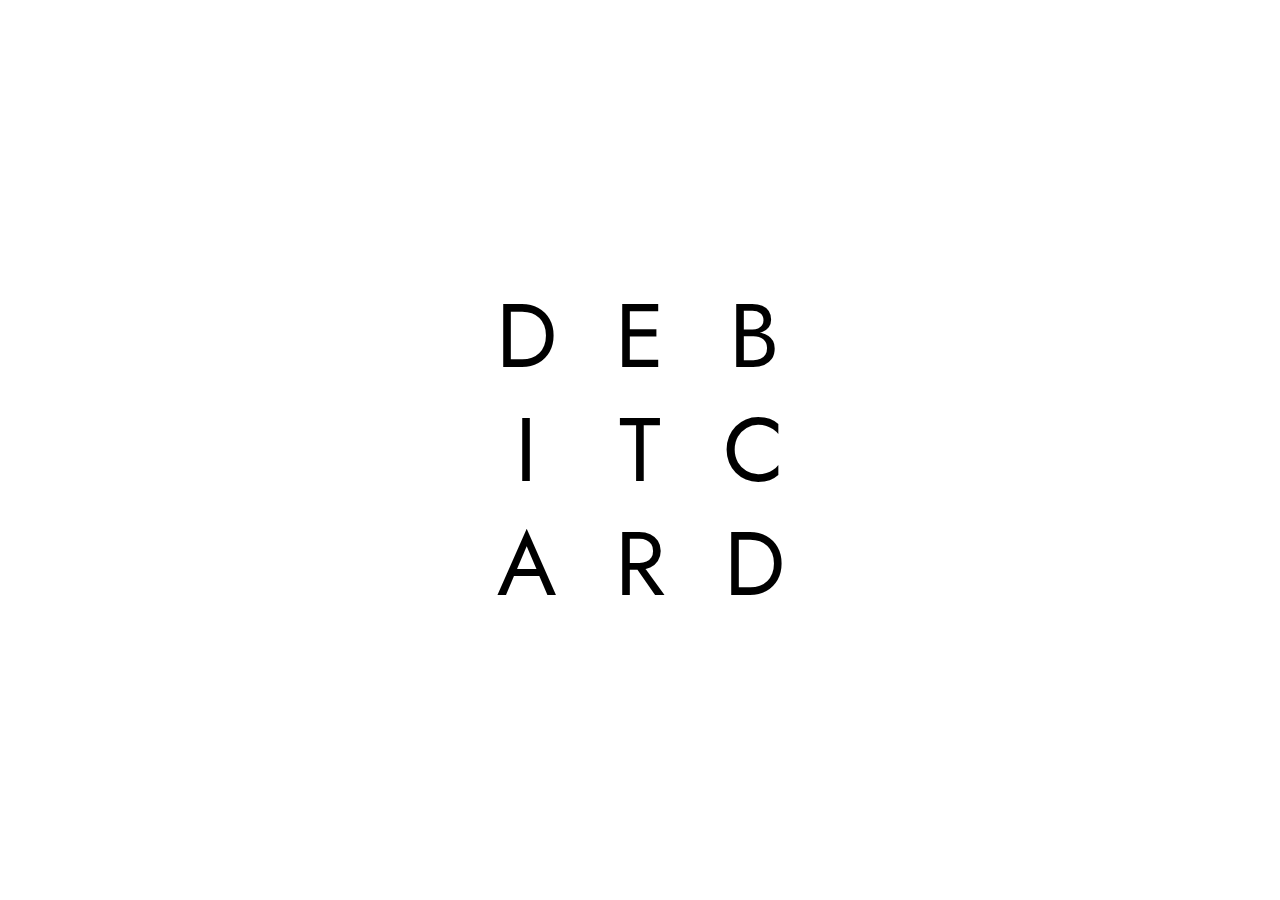
<file: anagram/index.html>
<!DOCTYPE html>
<html lang="en">
<head>
  <meta charset="utf-8">
  <title>Anagram</title>

<link href="https://fonts.googleapis.com/css2?family=Jost:wght@600&display=swap" rel="stylesheet">
  <link rel="stylesheet" type="text/css" href="./main.css">
</head>
<body>
  <span class="letter d-1">d</span>
  <span class="letter e">e</span>
  <span class="letter b">b</span>
  <span class="letter i">i</span>
  <span class="letter t">t</span>
  <span class="letter c">c</span>
  <span class="letter a">a</span>
  <span class="letter r">r</span>
  <span class="letter d-2">d</span>
</body>
</html>
</file>
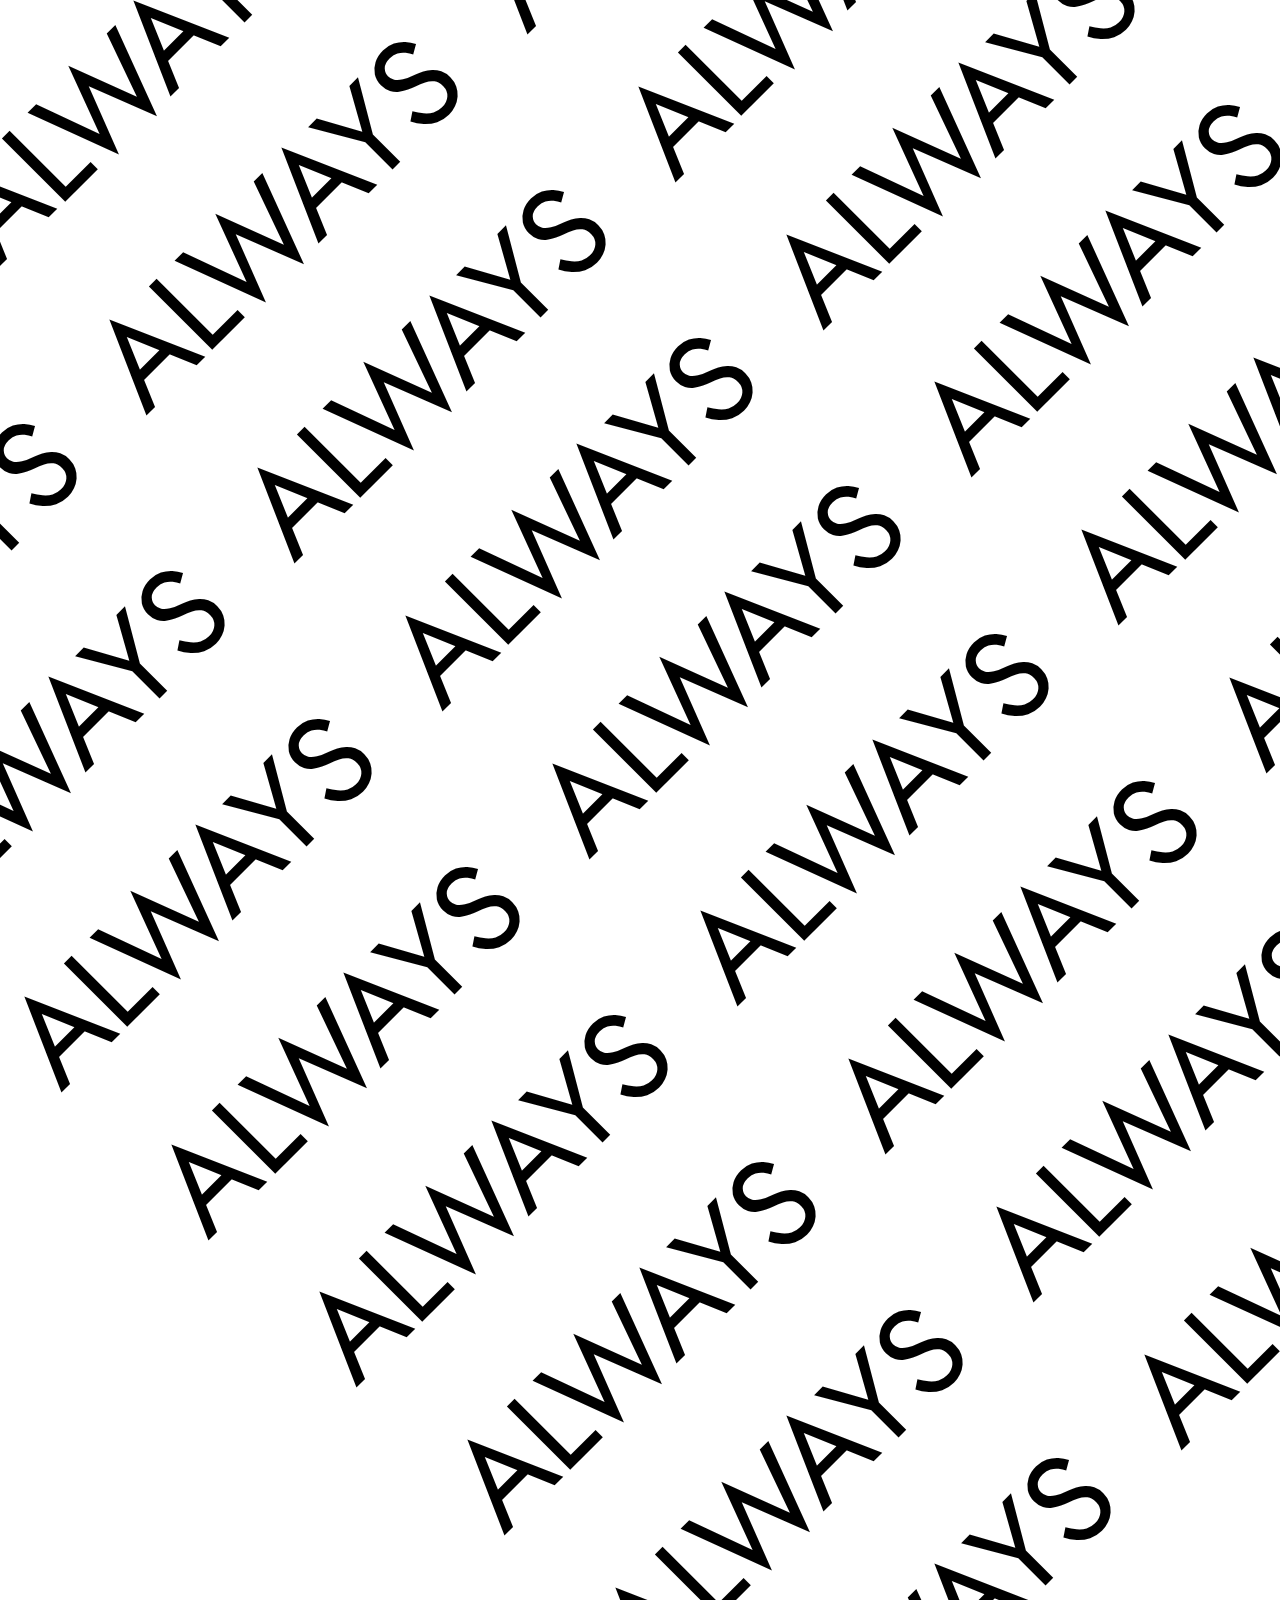
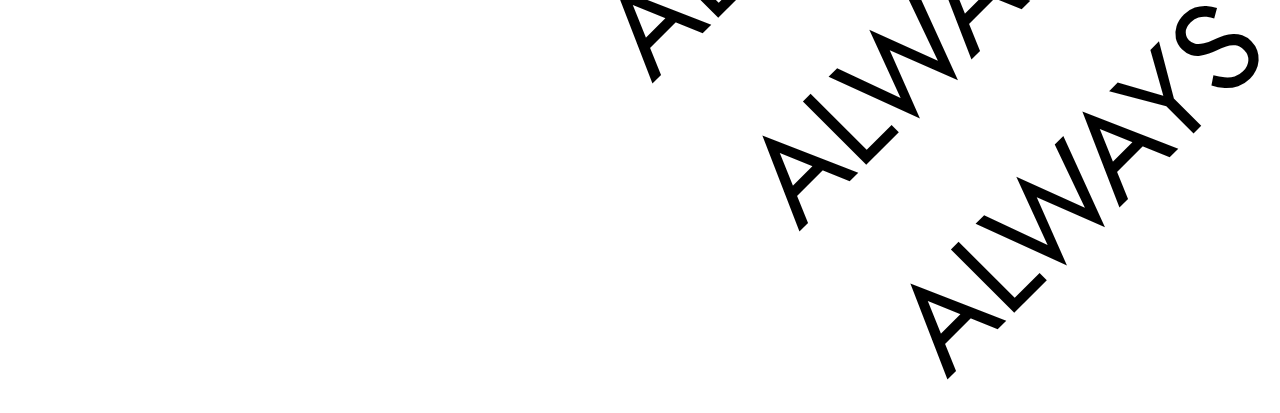
<file: animation/index.html>
<!DOCTYPE html>
<html lang="en">
<head>
  <meta charset="utf-8">
  <title>Animation</title>

  <link href="https://fonts.googleapis.com/css2?family=Jost:wght@600&display=swap" rel="stylesheet">
  <link rel="stylesheet" type="text/css" href="./main.css">
</head>
<body>
  <span class="trigger trigger--top-left"></span>
  <span class="trigger trigger--top-right"></span>
  <span class="trigger trigger--bottom-left"></span>
  <span class="trigger trigger--bottom-right"></span>
  <div class="grid">
    <span class="word">ALWAYS</span>
    <span class="word">ALWAYS</span>
    <span class="word">ALWAYS</span>
    <span class="word">ALWAYS</span>
    <span class="word">ALWAYS</span>
    <span class="word">ALWAYS</span>
    <span class="word">ALWAYS</span>
    <span class="word">ALWAYS</span>
    <span class="word">ALWAYS</span>
    <span class="word">ALWAYS</span>
    <span class="word">ALWAYS</span>
    <span class="word">ALWAYS</span>
    <span class="word">ALWAYS</span>
  </div>
</body>
</html>
</file>
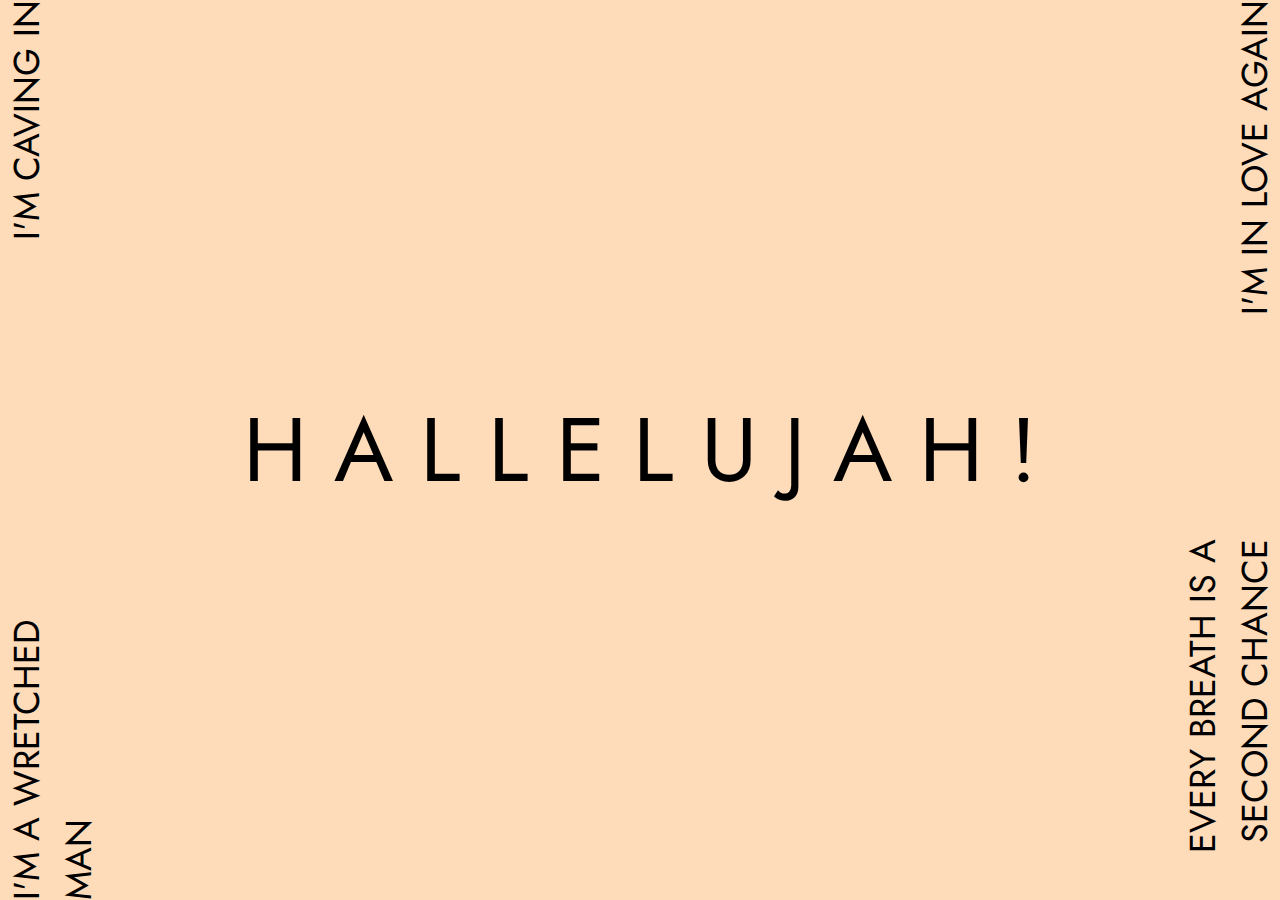
<file: grid-areas/index.html>
<!DOCTYPE html>
<html lang="en">
<head>
  <meta charset="utf-8">
  <title>Grid Areas</title>

  <link href="https://fonts.googleapis.com/css2?family=Jost:wght@600&display=swap" rel="stylesheet">
  <link rel="stylesheet" type="text/css" href="./main.css">
</head>
<body>
  <div class="grid">
    <div class="hallelujah">
      <span>H</span>
      <span>A</span>
      <span>L</span>
      <span>L</span>
      <span>E</span>
      <span>L</span>
      <span>U</span>
      <span>J</span>
      <span>A</span>
      <span>H</span>
      <span class="exclamation">!</span>
    </div>
    <p class="caving line">
      I'm caving in
    </p>
    <p class="love line">
      I'm in love again
    </p>
    <p class="wretched line">
      I'm a wretched man
    </p>
    <p class="breath line">
      Every breath is a second chance
    </p>
  </div>
</body>
</html>
</file>
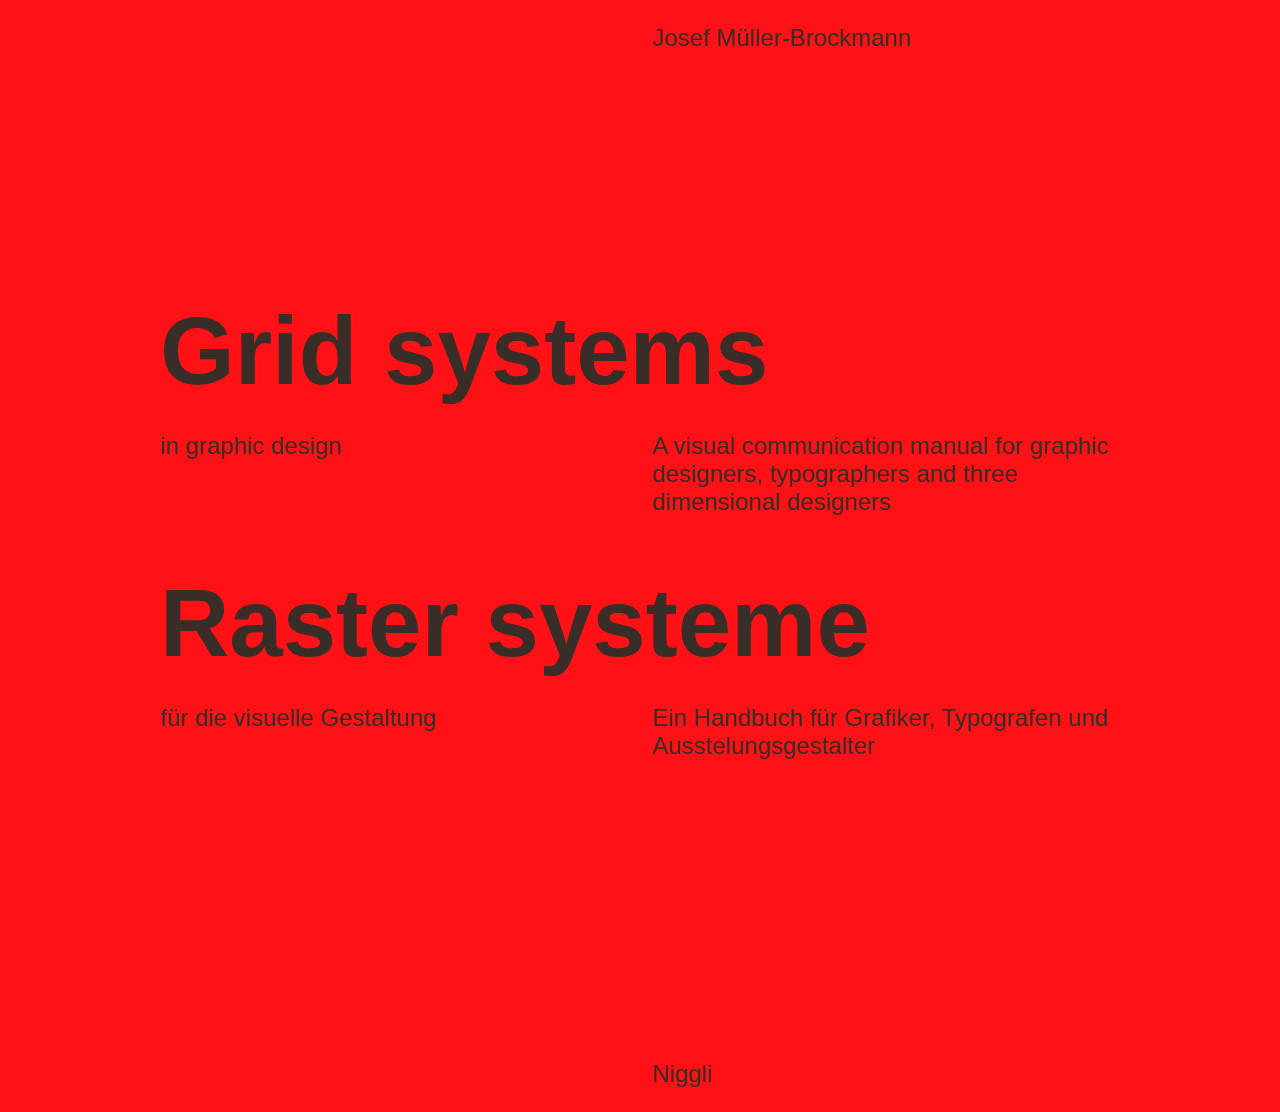
<file: mueller-brockmann/index.html>
<!DOCTYPE html>
<html lang="en">
<head>
  <meta charset="utf-8">
  <title>Müller-Brockmann</title>
  <link rel="stylesheet" type="text/css" href="./main.css">
</head>
<body>
  <div class="grid">
    <p class="author">Josef Müller-Brockmann</p>
    <h1 class="en-title">Grid systems</h1>
    <p class="en-subtitle">in graphic design</p>
    <p class="en-desc">A visual communication manual for graphic designers, typographers and three dimensional designers</p>
    <h1 class="de-title">Raster systeme</h1>
    <p class="de-subtitle">für die visuelle Gestaltung</p>
    <p class="de-desc">Ein Handbuch für Grafiker, Typografen und Ausstelungsgestalter</p>
    <p class="publisher">Niggli</p>
  </div>
</body>
</html>
</file>
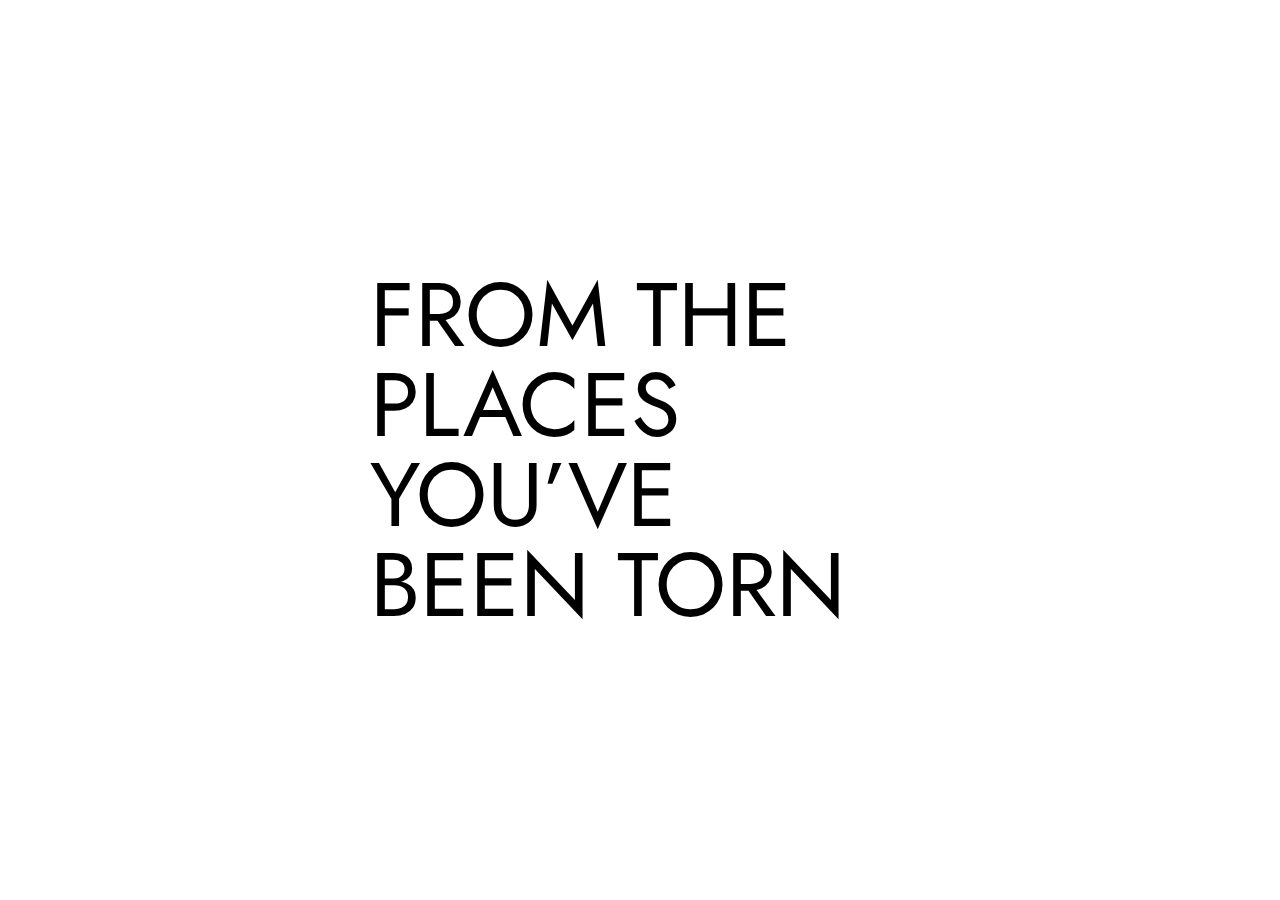
<file: transition/index.html>
<!DOCTYPE html>
<html lang="en">
<head>
  <meta charset="utf-8">
  <title>Transition</title>

<link href="https://fonts.googleapis.com/css2?family=Jost:wght@600&display=swap" rel="stylesheet">
  <link rel="stylesheet" type="text/css" href="./main.css">
</head>
<body>
  <span class="line">
    <span>FROM</span> <span>THE</span> <span>PLACES</span> <span>YOU’VE</span> <span>BEEN</span> <span>TO</span><span>RN</span></span>
</body>
</html>
</file>
<file: anagram/main.css>
* {
  padding: 0;
  margin: 0;
}

html {
  font-size: 16px;
}

body {
  font-family: 'Jost', sans-serif;
  color: #000;

  font-size: 1.5rem;
  padding: 0 1rem;

  transition: .2s ease;
  transition-property: color, background-color;

  display: grid;
  grid-template-columns: repeat(3, 10vmin);
  grid-template-rows: repeat(3, 10vmin);
  grid-gap: 1.5rem;
  min-height: 100vh;

  justify-content: center;
  align-content: center;

  justify-items: center;
  align-items: center;
}

.letter {
  font-size: 10vmin;
  line-height: 1;
  text-transform: uppercase;
}

@media screen and (max-width: 48em) {
  body {
    background-color: black;
    color: white;
  }

  .d-1 {
    order: -2;
  }

  .e {
    order: -1;
  }

  .b {
    order: -3;
  }

  .c {
    order: -2;
  }

  .a {
    order: -3;
  }

  .r {
    order: -2;
  }

  .d-2 {
    order: -1;
  }
}
</file>
<file: animation/main.css>
* {
  padding: 0;
  margin: 0;
}

html {
  font-size: 16px;
}

body {
  font-family: 'Jost', sans-serif;
  color: #000;

  display: flex;
  justify-content: center;
  align-items: center;
  height: 100vh;
  overflow: hidden;
}

.grid {
  display: grid;
  grid-template-columns: 1fr 1fr 1fr;
  grid-gap: 1.5rem;
  min-width: 135vmax;
  width: 130vmax;
  overflow: hidden;

  justify-content: center;
  align-content: center;

  justify-items: start;
  transform: rotate(-45deg);
  transition: transform .5s ease-in-out;
}

.word {
  --word-length: 7ch;

  grid-column: 1;
  width: var(--word-length);
  font-size: 10vmax;
  text-shadow: var(--word-length) 0 currentColor,
    calc(var(--word-length) * 2) 0 currentColor,
    calc(var(--word-length) * 3) 0 currentColor,
    calc(var(--word-length) * 4) 0 currentColor,
    calc(var(--word-length) * 5) 0 currentColor;
  animation: marquee linear 5s infinite;
}

.word:nth-child(odd) {
  animation-direction: reverse;
}

.word:nth-child(2) {
  animation-delay: -0.5s;
}

.word:nth-child(3) {
  animation-delay: -1s;
}

.word:nth-child(4) {
  animation-delay: -2s;
}

.word:nth-child(5) {
  animation-delay: -1.5s;
}

.word:nth-child(6) {
  animation-delay: -2.4s;
}

.word:nth-child(7) {
  animation-delay: -0.25s;
}

.word:nth-child(8) {
  animation-delay: -4.1s;
}

.trigger {
  position: absolute;
  width: 50vw;
  height: 50vh;
  z-index: 1;
}

.trigger--top-left {
  top: 0;
  left: 0;
}

.trigger--top-right {
  top: 0;
  right: 0;
}

.trigger--top-right:hover ~ .grid {
  transform: rotate(45deg);
}

.trigger--bottom-left {
  bottom: 0;
  left: 0;
}

.trigger--bottom-left:hover ~ .grid {
  transform: rotate(225deg);
}

.trigger--bottom-right {
  bottom: 0;
  right: 0;
}

.trigger--bottom-right:hover ~ .grid {
  transform: rotate(135deg);
}


@keyframes marquee {
  from {
    transform: translateX(0);
  }
  to {
    transform: translateX(-100%);
  }
}
</file>
<file: grid-areas/main.css>
* {
  padding: 0;
  margin: 0;
}

html {
  font-size: 16px;
}

body {
  font-family: 'Jost', sans-serif;
  color: black;

  display: flex;
  justify-content: center;
  align-items: center;

  height: 100vh;
}

.grid {
  height: 100vh;
  width: 100vw;
  display: grid;
  grid-template-columns: 10vw 1fr 1fr 1fr 10vw;
  grid-template-rows: 1fr repeat(3, min-content) 1fr;
  grid-gap: 1.5rem;
  grid-template-areas: ". halleluja halleluja halleluja ."
      ". caving caving caving ."
      ". love love love ."
      ". wretched wretched wretched ."
      ". breath breath breath .";
}

/* Medium */
@media screen and (min-width: 40rem) {
  body {
    background-color: #abcdef;
  }

  .grid {
    grid-template-areas: "caving caving . love love"
      ". halleluja halleluja halleluja ."
      ". halleluja halleluja halleluja ."
      ". halleluja halleluja halleluja ."
      "wretched wretched . breath breath";
  }
}

/* Large */
@media screen and (min-width: 64rem) {
  body {
    background-color: #fedcba;
  }

  .grid {
    grid-template-areas: "caving . . . love"
      ". halleluja halleluja halleluja ."
      ". halleluja halleluja halleluja ."
      ". halleluja halleluja halleluja ."
      "wretched . . . breath";
  }
}

.line {
  text-transform: uppercase;
  font-size: 4vmin;
}

.caving {
  grid-area: caving;
  align-self: start;
}

.love {
  grid-area: love;
  align-self: start;
  justify-self: end;
  text-align: right;
}

.wretched {
  grid-area: wretched;
}

.breath {
  grid-area: breath;
  justify-self: end;
  text-align: right;
}

@media screen and (min-width: 40rem) {
  .caving {
    align-self: start;
  }

  .love,
  .breath {
    text-align: right;
  }

  .wretched,
  .breath {
    align-self: end;
  }
}

@media screen and (min-width: 64rem) {
  .line {
    writing-mode: sideways-lr;
  }

  .caving {
    align-self: start;
  }

  .love {
    justify-self: end;
    align-self: start;
  }

  .breath {
    justify-self: end;
    align-self: start;
  }
}

@media screen and (min-width: 64rem) {

}


.hallelujah {
  grid-area: halleluja;
  font-size: 10vmin;
  text-align: center;

  display: grid;
  grid-template-columns: repeat(4, 1fr);
  grid-template-rows: repeat(3, 1fr);
}

@media screen and (min-width: 64rem) {
  .hallelujah {
    display: block;
  }
}

.hallelujah .exclamation {
  grid-column: -1 / -2;
}
</file>
<file: mueller-brockmann/main.css>
* {
  padding: 0;
  margin: 0;
}

:root {
  --black: #392D27;
  --red: #FF1115;
}

html {
  font-size: 16px;
}

body {
  background-color: var(--red);

  font-family: Helvetica, Arial, sans-serif;
  color: var(--black);

  font-size: 1.5rem;
  padding: 0 1rem;
}

.en-title,
.de-title {
  font-size: 6rem;
}

.grid {
  margin: 0 auto;
  max-width: 60rem;

  display: grid;
  grid-template-columns: repeat(4, 1fr);
  grid-template-rows: 1fr repeat(8, minmax(min-content, 7rem)) 1fr;
  grid-gap: 1.5rem;
  min-height: 100vh;
}

.author {
  grid-column: 3 / span 2;
  grid-row: 2;
}

.en-title {
  grid-column: 1 / span 4;
  grid-row: 4;
}

.en-subtitle {
  grid-column: 1 / span 2;
  grid-row: 5;
}

.en-desc {
  grid-column: 3 / span 2;
  grid-row: 5;
}

.de-title {
  grid-column: 1 / span 4;
  grid-row: 6;
}

.de-subtitle {
  grid-column: 1 / span 2;
  grid-row: 7;
}

.de-desc {
  grid-column: 3 / span 2;
  grid-row: 7;
}

.publisher {
  grid-column: 3;
  grid-row: 9;
  justify-self: start;
  align-self: end;
}
</file>
<file: transition/main.css>
* {
  padding: 0;
  margin: 0;
}

html {
  font-size: 16px;
}

body {
  font-family: 'Jost', sans-serif;
  color: #000;

  font-size: 1.5rem;
  padding: 0 1rem;

  transition: .2s ease;
  transition-property: color, background-color;

  display: grid;
  grid-template-columns: 1fr 60vmin 1fr;
  grid-gap: 1.5rem;
  height: 100vh;
  overflow: hidden;

  justify-content: center;
  align-content: center;

  justify-items: center;
  align-items: center;
}

.line {
  grid-column: 2 / 3;
  font-size: 10vmin;
  line-height: 1;
  opacity: 1;
  transition: .1s ease-in;
  transition-property: opacity, text-shadow, color;
}

.line span {
  display: inline-block;
  transition: opacity .25s ease-in-out;
}

/* From */
.line span:nth-child(1) {
  transition-delay: .4s;
}

.line:hover span:nth-child(1) {
  transition-delay: .0s;
  opacity: 0;
}

/* the */
.line span:nth-child(2) {
  transition-delay: .35s;
}

.line:hover span:nth-child(2) {
  transition-delay: .05s;
  opacity: 0;
}

/* places */
.line span:nth-child(3) {
  transition-delay: .3s;
}

.line:hover span:nth-child(3) {
  transition-delay: .2s;
  opacity: 0;
}

/* you've */
.line span:nth-child(4) {
  transition-delay: .2s;
}

.line:hover span:nth-child(4) {
  transition-delay: .3s;
  opacity: 0;
}

/* been */
.line span:nth-child(5) {
  transition-delay: .1s;
}

.line:hover span:nth-child(5) {
  transition-delay: .4s;
  opacity: 0;
}

/* to */
.line span:nth-child(6) {
  /*transform-origin: bottom right;*/
  /*transition: .5s ease-out;*/
}

.line:hover span:nth-child(6) {
  /*transform: rotate(-30deg);*/
}

/* rn */
.line span:nth-child(7) {
  transform-origin: bottom left;
  transition: transform .4s cubic-bezier(.17,.84,.44,1);
  transition-delay: 0s;
}

.line:hover span:nth-child(7) {
  transform: rotate(30deg);
  transition-delay: .5s;
}
</file>
